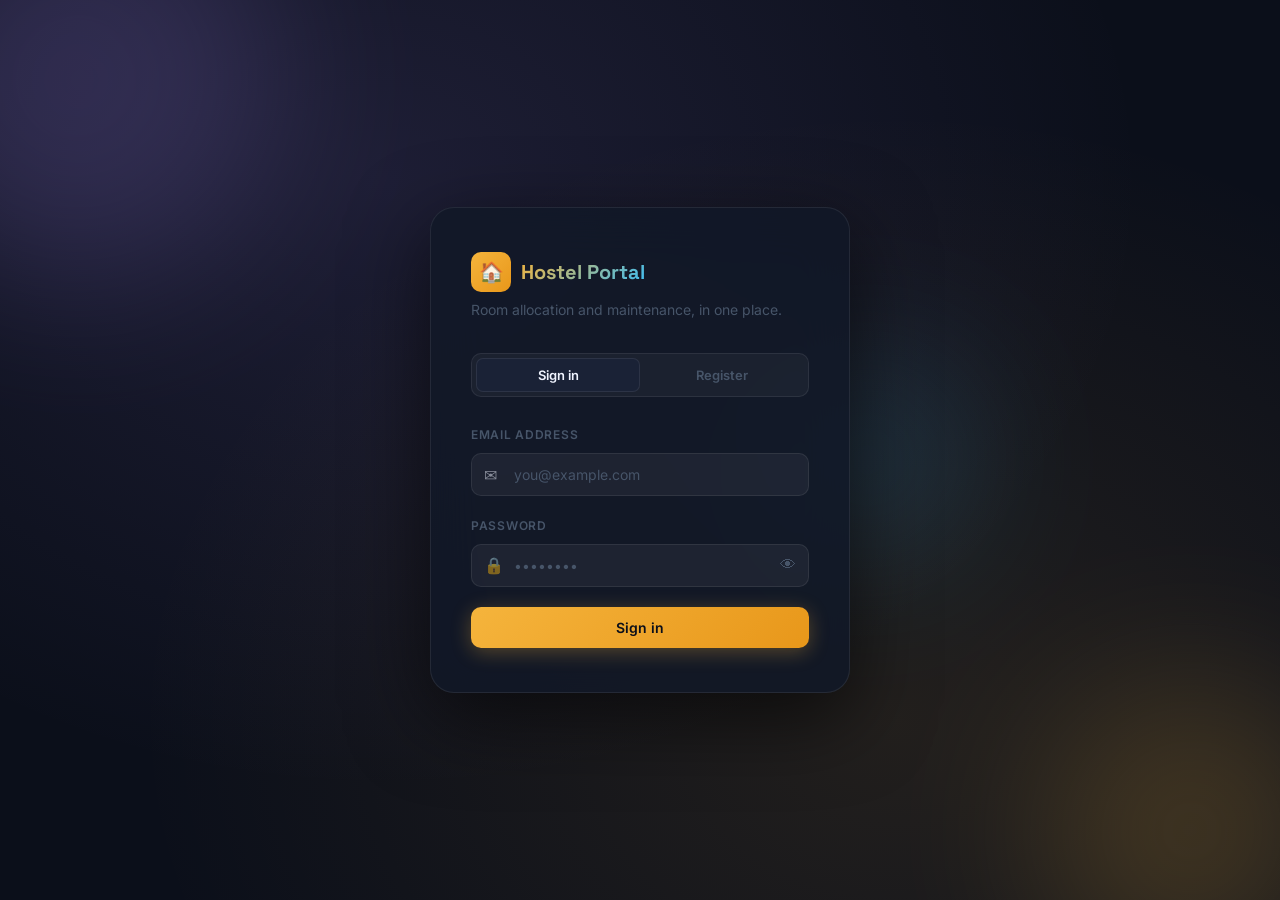
<file: hostel-management-system/frontend/index.html>
<!DOCTYPE html>
<html lang="en">
<head>
<meta charset="UTF-8">
<title>Hostel Portal</title>
</head>
<body>
<script>
  const token = localStorage.getItem('hostel_token');
  window.location.href = token ? 'dashboard.html' : 'login.html';
</script>
</body>
</html>
</file>
<file: hostel-management-system/frontend/css/style.css>
@import url('https://fonts.googleapis.com/css2?family=Inter:wght@300;400;500;600;700;800&family=Space+Grotesk:wght@600;700&display=swap');

/* ─── Design Tokens ─────────────────────────────────────────── */
:root {
  --bg-base:        #0b0f1a;
  --bg-surface:     #111827;
  --bg-elevated:    #1a2236;
  --bg-card:        rgba(255,255,255,0.04);
  --bg-card-hover:  rgba(255,255,255,0.07);

  --border:         rgba(255,255,255,0.08);
  --border-focus:   rgba(99,179,237,0.6);
  --border-gold:    rgba(245,180,60,0.5);

  --gold:           #f5b43c;
  --gold-glow:      rgba(245,180,60,0.18);
  --teal:           #38bdf8;
  --teal-glow:      rgba(56,189,248,0.15);
  --purple:         #a78bfa;
  --purple-glow:    rgba(167,139,250,0.15);

  --success:        #34d399;
  --success-bg:     rgba(52,211,153,0.12);
  --warning:        #fbbf24;
  --warning-bg:     rgba(251,191,36,0.12);
  --danger:         #f87171;
  --danger-bg:      rgba(248,113,113,0.12);
  --info:           #60a5fa;
  --info-bg:        rgba(96,165,250,0.12);

  --text-primary:   #f0f4ff;
  --text-secondary: #94a3b8;
  --text-muted:     #475569;

  --radius-sm:      6px;
  --radius:         10px;
  --radius-lg:      16px;
  --radius-xl:      24px;

  --shadow-card:    0 4px 32px rgba(0,0,0,0.4);
  --shadow-glow-gold: 0 0 24px rgba(245,180,60,0.15);
}

/* ─── Reset ─────────────────────────────────────────────────── */
*, *::before, *::after { box-sizing: border-box; margin: 0; padding: 0; }

html { scroll-behavior: smooth; }

body {
  font-family: 'Inter', -apple-system, sans-serif;
  background: var(--bg-base);
  color: var(--text-primary);
  line-height: 1.65;
  min-height: 100vh;
  -webkit-font-smoothing: antialiased;
}

a { color: inherit; text-decoration: none; }

/* ─── Animated Page Entry ────────────────────────────────────── */
@keyframes fadeSlideIn {
  from { opacity: 0; transform: translateY(14px); }
  to   { opacity: 1; transform: translateY(0); }
}
.page, .auth-shell { animation: fadeSlideIn 0.45s ease both; }

/* ─── Shimmer (skeleton) ─────────────────────────────────────── */
@keyframes shimmer {
  0%   { background-position: -600px 0; }
  100% { background-position:  600px 0; }
}
.skeleton {
  background: linear-gradient(90deg,
    rgba(255,255,255,0.04) 25%,
    rgba(255,255,255,0.10) 50%,
    rgba(255,255,255,0.04) 75%
  );
  background-size: 600px 100%;
  animation: shimmer 1.4s infinite linear;
  border-radius: var(--radius);
}
.skeleton-line {
  height: 14px;
  border-radius: 20px;
  margin-bottom: 10px;
}
.skeleton-line.w-60 { width: 60%; }
.skeleton-line.w-80 { width: 80%; }
.skeleton-line.w-40 { width: 40%; }
.skeleton-box {
  height: 80px;
  border-radius: var(--radius);
  margin-bottom: 12px;
}

/* ─── Top Navigation ─────────────────────────────────────────── */
.topbar {
  background: var(--bg-surface);
  border-bottom: 1px solid var(--border);
  padding: 0 28px;
  display: flex;
  align-items: center;
  justify-content: space-between;
  height: 62px;
  position: sticky;
  top: 0;
  z-index: 50;
  backdrop-filter: blur(12px);
}

.topbar .brand {
  font-family: 'Space Grotesk', sans-serif;
  font-weight: 700;
  font-size: 18px;
  background: linear-gradient(135deg, var(--gold), var(--teal));
  -webkit-background-clip: text;
  -webkit-text-fill-color: transparent;
  background-clip: text;
  letter-spacing: -0.01em;
}

.topbar nav {
  display: flex;
  align-items: center;
  gap: 6px;
}

.topbar nav a {
  color: var(--text-secondary);
  font-size: 14px;
  font-weight: 500;
  padding: 7px 14px;
  border-radius: var(--radius);
  transition: color 0.18s, background 0.18s;
}
.topbar nav a:hover { color: var(--text-primary); background: var(--bg-card); }
.topbar nav a.active {
  color: var(--gold);
  background: var(--gold-glow);
}

.topbar .nav-right {
  display: flex;
  align-items: center;
  gap: 14px;
  margin-left: 12px;
}

.student-badge {
  display: flex;
  align-items: center;
  gap: 8px;
  background: var(--bg-card);
  border: 1px solid var(--border);
  border-radius: 30px;
  padding: 5px 14px 5px 5px;
}
.student-avatar {
  width: 28px; height: 28px;
  border-radius: 50%;
  background: linear-gradient(135deg, var(--gold), var(--purple));
  display: flex; align-items: center; justify-content: center;
  font-size: 12px; font-weight: 700; color: #0b0f1a;
  flex-shrink: 0;
}
.student-name {
  font-size: 13px;
  font-weight: 500;
  color: var(--text-primary);
}

.btn-logout {
  background: transparent;
  border: 1px solid var(--border);
  color: var(--text-secondary);
  font-size: 13px;
  padding: 7px 16px;
  border-radius: var(--radius);
  cursor: pointer;
  font-family: inherit;
  font-weight: 500;
  transition: all 0.18s;
}
.btn-logout:hover {
  border-color: var(--danger);
  color: var(--danger);
  background: var(--danger-bg);
}

/* ─── Page Shell ─────────────────────────────────────────────── */
.page {
  max-width: 820px;
  margin: 0 auto;
  padding: 44px 24px 100px;
}
.page-wide { max-width: 1060px; }

.page-header { margin-bottom: 36px; }

h1 {
  font-family: 'Space Grotesk', sans-serif;
  font-size: 28px;
  font-weight: 700;
  letter-spacing: -0.02em;
  margin-bottom: 6px;
}

.subtitle {
  color: var(--text-secondary);
  font-size: 15px;
}

/* ─── Cards ──────────────────────────────────────────────────── */
.card {
  background: var(--bg-card);
  border: 1px solid var(--border);
  border-radius: var(--radius-lg);
  padding: 26px;
  margin-bottom: 20px;
  backdrop-filter: blur(8px);
  transition: border-color 0.2s, box-shadow 0.2s;
}
.card:hover {
  border-color: rgba(255,255,255,0.13);
  box-shadow: var(--shadow-card);
}

.card-header {
  display: flex;
  align-items: center;
  justify-content: space-between;
  margin-bottom: 20px;
}

.card h2 {
  font-size: 15px;
  font-weight: 600;
  color: var(--text-primary);
  display: flex;
  align-items: center;
  gap: 8px;
}

.card-icon {
  width: 32px; height: 32px;
  border-radius: 8px;
  display: flex; align-items: center; justify-content: center;
  font-size: 16px;
  flex-shrink: 0;
}
.card-icon.gold  { background: var(--gold-glow); }
.card-icon.teal  { background: var(--teal-glow); }
.card-icon.purple{ background: var(--purple-glow); }

/* ─── Stat Chips (Dashboard Hero) ───────────────────────────── */
.stats-row {
  display: flex;
  gap: 14px;
  flex-wrap: wrap;
  margin-bottom: 28px;
}
.stat-chip {
  flex: 1;
  min-width: 160px;
  background: var(--bg-card);
  border: 1px solid var(--border);
  border-radius: var(--radius-lg);
  padding: 18px 20px;
  position: relative;
  overflow: hidden;
  transition: border-color 0.2s, transform 0.2s;
}
.stat-chip:hover { border-color: rgba(255,255,255,0.15); transform: translateY(-2px); }
.stat-chip::before {
  content: '';
  position: absolute;
  top: 0; left: 0; right: 0;
  height: 2px;
  border-radius: 2px 2px 0 0;
}
.stat-chip.gold::before  { background: var(--gold); }
.stat-chip.teal::before  { background: var(--teal); }
.stat-chip.purple::before{ background: var(--purple); }

.stat-label {
  font-size: 11px;
  font-weight: 600;
  text-transform: uppercase;
  letter-spacing: 0.08em;
  color: var(--text-muted);
  margin-bottom: 8px;
}
.stat-value {
  font-family: 'Space Grotesk', sans-serif;
  font-size: 22px;
  font-weight: 700;
  color: var(--text-primary);
}
.stat-sub {
  font-size: 12px;
  color: var(--text-secondary);
  margin-top: 4px;
}

/* ─── Forms ──────────────────────────────────────────────────── */
.field { margin-bottom: 20px; }

.field label {
  display: block;
  font-size: 12px;
  font-weight: 600;
  text-transform: uppercase;
  letter-spacing: 0.06em;
  color: var(--text-muted);
  margin-bottom: 8px;
}

.field input,
.field select,
.field textarea {
  width: 100%;
  padding: 12px 14px;
  background: rgba(255,255,255,0.05);
  border: 1px solid var(--border);
  border-radius: var(--radius);
  font-family: inherit;
  font-size: 14px;
  color: var(--text-primary);
  outline: none;
  transition: border-color 0.2s, box-shadow 0.2s, background 0.2s;
  -webkit-appearance: none;
  appearance: none;
}
.field input::placeholder,
.field textarea::placeholder { color: var(--text-muted); }

.field input:focus,
.field select:focus,
.field textarea:focus {
  border-color: var(--border-focus);
  background: rgba(255,255,255,0.07);
  box-shadow: 0 0 0 3px rgba(99,179,237,0.12);
}

.field select {
  background-image: url("data:image/svg+xml,%3Csvg xmlns='http://www.w3.org/2000/svg' width='16' height='16' viewBox='0 0 24 24' fill='none' stroke='%2394a3b8' stroke-width='2'%3E%3Cpath d='m6 9 6 6 6-6'/%3E%3C/svg%3E");
  background-repeat: no-repeat;
  background-position: right 12px center;
  padding-right: 38px;
}

.field textarea { resize: vertical; min-height: 100px; }

/* Input with icon */
.field-icon-wrap { position: relative; }
.field-icon-wrap input { padding-left: 42px; }
.field-icon-wrap .field-icon {
  position: absolute;
  left: 13px; top: 50%;
  transform: translateY(-50%);
  font-size: 16px;
  pointer-events: none;
  opacity: 0.5;
}
.field-icon-wrap .toggle-pw {
  position: absolute;
  right: 13px; top: 50%;
  transform: translateY(-50%);
  background: none; border: none; cursor: pointer;
  color: var(--text-muted); font-size: 16px;
  transition: color 0.15s;
}
.field-icon-wrap .toggle-pw:hover { color: var(--text-secondary); }

/* ─── Buttons ────────────────────────────────────────────────── */
.btn {
  display: inline-flex;
  align-items: center;
  justify-content: center;
  gap: 8px;
  padding: 12px 24px;
  border-radius: var(--radius);
  font-size: 14px;
  font-weight: 600;
  font-family: inherit;
  border: none;
  cursor: pointer;
  transition: all 0.2s;
  position: relative;
  overflow: hidden;
}
.btn::after {
  content: '';
  position: absolute;
  inset: 0;
  background: rgba(255,255,255,0);
  transition: background 0.15s;
}
.btn:hover::after { background: rgba(255,255,255,0.06); }
.btn:active { transform: scale(0.98); }

.btn-primary {
  background: linear-gradient(135deg, #f5b43c, #e8971a);
  color: #0b0f1a;
  box-shadow: 0 4px 20px rgba(245,180,60,0.3);
}
.btn-primary:hover { box-shadow: 0 6px 28px rgba(245,180,60,0.45); }
.btn-primary:disabled {
  background: var(--bg-elevated);
  color: var(--text-muted);
  box-shadow: none;
  cursor: not-allowed;
}

.btn-secondary {
  background: var(--bg-card);
  border: 1px solid var(--border);
  color: var(--text-primary);
}
.btn-secondary:hover { border-color: rgba(255,255,255,0.2); }

.btn-danger {
  background: var(--danger-bg);
  border: 1px solid rgba(248,113,113,0.3);
  color: var(--danger);
}

.btn-block { width: 100%; }

.btn .spinner {
  width: 16px; height: 16px;
  border: 2px solid rgba(0,0,0,0.2);
  border-top-color: #0b0f1a;
  border-radius: 50%;
  animation: spin 0.7s linear infinite;
  display: none;
}
.btn.loading .spinner { display: block; }
.btn.loading .btn-label { opacity: 0.7; }

@keyframes spin { to { transform: rotate(360deg); } }

/* ─── Badges ─────────────────────────────────────────────────── */
.badge {
  display: inline-flex;
  align-items: center;
  gap: 5px;
  padding: 3px 10px;
  border-radius: 20px;
  font-size: 11px;
  font-weight: 600;
  letter-spacing: 0.03em;
  text-transform: uppercase;
}
.badge::before {
  content: '';
  width: 5px; height: 5px;
  border-radius: 50%;
  background: currentColor;
  opacity: 0.8;
}
.badge-success { background: var(--success-bg); color: var(--success); }
.badge-warning  { background: var(--warning-bg);  color: var(--warning);  }
.badge-danger   { background: var(--danger-bg);   color: var(--danger);   }
.badge-info     { background: var(--info-bg);     color: var(--info);     }
.badge-neutral  { background: rgba(255,255,255,0.06); color: var(--text-secondary); }

/* ─── Error / Info Messages ──────────────────────────────────── */
.error-msg {
  background: var(--danger-bg);
  color: var(--danger);
  border: 1px solid rgba(248,113,113,0.25);
  padding: 12px 16px;
  border-radius: var(--radius);
  font-size: 13px;
  font-weight: 500;
  margin-bottom: 20px;
  display: none;
  align-items: center;
  gap: 8px;
}
.error-msg.show { display: flex; }
.error-msg::before { content: '⚠'; font-size: 14px; }

/* ─── Toast Notifications ────────────────────────────────────── */
#toast-container {
  position: fixed;
  bottom: 28px;
  right: 28px;
  z-index: 1000;
  display: flex;
  flex-direction: column;
  gap: 10px;
  pointer-events: none;
}
.toast {
  background: var(--bg-elevated);
  border: 1px solid var(--border);
  border-radius: var(--radius);
  padding: 14px 18px;
  font-size: 14px;
  font-weight: 500;
  display: flex;
  align-items: center;
  gap: 10px;
  min-width: 260px;
  max-width: 360px;
  box-shadow: var(--shadow-card);
  animation: toastIn 0.3s ease both;
  pointer-events: all;
}
.toast.out { animation: toastOut 0.3s ease both; }
.toast-icon { font-size: 18px; flex-shrink: 0; }
.toast.success { border-color: rgba(52,211,153,0.3); }
.toast.success .toast-icon::before { content: '✓'; color: var(--success); }
.toast.error   { border-color: rgba(248,113,113,0.3); }
.toast.error   .toast-icon::before { content: '✕'; color: var(--danger);  }
.toast.info    { border-color: rgba(96,165,250,0.3); }
.toast.info    .toast-icon::before { content: 'ℹ'; color: var(--info);    }

@keyframes toastIn  { from { opacity:0; transform: translateX(20px); } to { opacity:1; transform: none; } }
@keyframes toastOut { from { opacity:1; transform: none; } to { opacity:0; transform: translateX(20px); } }

/* ─── Auth Page ──────────────────────────────────────────────── */
.auth-shell {
  min-height: 100vh;
  display: flex;
  align-items: center;
  justify-content: center;
  padding: 24px;
  position: relative;
  overflow: hidden;
  background: radial-gradient(ellipse at 30% 20%, rgba(167,139,250,0.12) 0%, transparent 60%),
              radial-gradient(ellipse at 70% 80%, rgba(245,180,60,0.10) 0%, transparent 60%),
              var(--bg-base);
}

/* Animated blobs */
.auth-blob {
  position: absolute;
  border-radius: 50%;
  filter: blur(80px);
  opacity: 0.18;
  animation: blobFloat 8s ease-in-out infinite alternate;
  pointer-events: none;
}
.auth-blob-1 {
  width: 400px; height: 400px;
  background: var(--purple);
  top: -120px; left: -120px;
  animation-duration: 9s;
}
.auth-blob-2 {
  width: 300px; height: 300px;
  background: var(--gold);
  bottom: -80px; right: -60px;
  animation-duration: 11s;
  animation-delay: -3s;
}
.auth-blob-3 {
  width: 200px; height: 200px;
  background: var(--teal);
  top: 40%; left: 60%;
  animation-duration: 7s;
  animation-delay: -6s;
}

@keyframes blobFloat {
  0%   { transform: translate(0, 0) scale(1); }
  50%  { transform: translate(30px, -20px) scale(1.08); }
  100% { transform: translate(-20px, 30px) scale(0.95); }
}

.auth-card {
  background: rgba(17,24,39,0.85);
  border: 1px solid var(--border);
  border-radius: var(--radius-xl);
  padding: 44px 40px;
  width: 100%;
  max-width: 420px;
  backdrop-filter: blur(24px);
  box-shadow: 0 24px 80px rgba(0,0,0,0.6);
  position: relative;
  z-index: 1;
}

.auth-logo {
  display: flex;
  align-items: center;
  gap: 10px;
  margin-bottom: 6px;
}

.auth-logo-icon {
  width: 40px; height: 40px;
  border-radius: 10px;
  background: linear-gradient(135deg, var(--gold), #e8971a);
  display: flex; align-items: center; justify-content: center;
  font-size: 20px;
}

.auth-brand {
  font-family: 'Space Grotesk', sans-serif;
  font-weight: 700;
  font-size: 20px;
  background: linear-gradient(135deg, var(--gold), var(--teal));
  -webkit-background-clip: text;
  -webkit-text-fill-color: transparent;
  background-clip: text;
}

.auth-tagline {
  color: var(--text-muted);
  font-size: 14px;
  margin-bottom: 32px;
}

.auth-toggle {
  display: flex;
  background: rgba(255,255,255,0.04);
  border: 1px solid var(--border);
  border-radius: var(--radius);
  padding: 4px;
  margin-bottom: 28px;
  position: relative;
}

.auth-toggle button {
  flex: 1;
  background: none;
  border: none;
  padding: 9px 0;
  font-family: inherit;
  font-size: 13px;
  font-weight: 600;
  color: var(--text-muted);
  cursor: pointer;
  border-radius: 7px;
  transition: color 0.2s;
  position: relative;
  z-index: 1;
}
.auth-toggle button.active { color: var(--text-primary); }
.auth-toggle-slider {
  position: absolute;
  top: 4px; bottom: 4px;
  width: calc(50% - 4px);
  background: var(--bg-elevated);
  border-radius: 7px;
  border: 1px solid var(--border);
  transition: left 0.22s cubic-bezier(0.4,0,0.2,1);
  left: 4px;
}
.auth-toggle.on-register .auth-toggle-slider { left: calc(50%); }

/* ─── Room Grid ──────────────────────────────────────────────── */
.room-grid {
  display: grid;
  grid-template-columns: repeat(auto-fill, minmax(200px, 1fr));
  gap: 14px;
}

.room-card {
  background: var(--bg-card);
  border: 1px solid var(--border);
  border-radius: var(--radius);
  padding: 18px;
  transition: border-color 0.2s, transform 0.2s, box-shadow 0.2s;
  cursor: default;
}
.room-card:hover {
  border-color: rgba(255,255,255,0.15);
  transform: translateY(-2px);
  box-shadow: 0 8px 24px rgba(0,0,0,0.3);
}

.room-number {
  font-family: 'Space Grotesk', sans-serif;
  font-weight: 700;
  font-size: 18px;
  margin-bottom: 4px;
}

.room-meta {
  color: var(--text-secondary);
  font-size: 12px;
  margin-bottom: 2px;
}

.room-bar-wrap { margin-top: 12px; }
.room-bar-label {
  display: flex;
  justify-content: space-between;
  font-size: 11px;
  color: var(--text-muted);
  margin-bottom: 5px;
}
.room-bar {
  height: 4px;
  border-radius: 4px;
  background: rgba(255,255,255,0.08);
  overflow: hidden;
}
.room-bar-fill {
  height: 100%;
  border-radius: 4px;
  transition: width 0.6s ease;
}
.fill-low  { background: var(--success); }
.fill-mid  { background: var(--warning); }
.fill-high { background: var(--danger);  }

/* ─── Current Allocation Card ────────────────────────────────── */
.alloc-card {
  display: flex;
  align-items: flex-start;
  gap: 18px;
  padding: 20px;
  background: linear-gradient(135deg, rgba(245,180,60,0.08), rgba(245,180,60,0.03));
  border: 1px solid var(--border-gold);
  border-radius: var(--radius);
}
.alloc-icon {
  width: 48px; height: 48px;
  border-radius: 12px;
  background: var(--gold-glow);
  border: 1px solid var(--border-gold);
  display: flex; align-items: center; justify-content: center;
  font-size: 24px;
  flex-shrink: 0;
}
.alloc-detail-label {
  font-size: 11px;
  font-weight: 600;
  text-transform: uppercase;
  letter-spacing: 0.06em;
  color: var(--text-muted);
  margin-bottom: 4px;
}
.alloc-room-number {
  font-family: 'Space Grotesk', sans-serif;
  font-size: 26px;
  font-weight: 700;
  color: var(--gold);
  line-height: 1;
  margin-bottom: 6px;
}
.alloc-meta {
  font-size: 13px;
  color: var(--text-secondary);
}

/* ─── Complaint Timeline ─────────────────────────────────────── */
.complaint-timeline { display: flex; flex-direction: column; gap: 12px; }

.complaint-item {
  display: flex;
  gap: 0;
  position: relative;
}

.complaint-line {
  width: 4px;
  border-radius: 4px;
  flex-shrink: 0;
  margin-right: 16px;
}
.complaint-line.open     { background: var(--warning); }
.complaint-line.progress { background: var(--info); }
.complaint-line.resolved { background: var(--success); }

.complaint-body {
  flex: 1;
  background: var(--bg-card);
  border: 1px solid var(--border);
  border-radius: var(--radius);
  padding: 16px 18px;
  transition: border-color 0.2s;
}
.complaint-body:hover { border-color: rgba(255,255,255,0.13); }

.complaint-top {
  display: flex;
  justify-content: space-between;
  align-items: flex-start;
  margin-bottom: 8px;
  gap: 12px;
}

.complaint-category {
  font-weight: 600;
  font-size: 14px;
  display: flex;
  align-items: center;
  gap: 6px;
}

.complaint-desc {
  color: var(--text-secondary);
  font-size: 14px;
  line-height: 1.5;
  margin-bottom: 10px;
}

.complaint-footer {
  display: flex;
  align-items: center;
  justify-content: space-between;
  font-size: 12px;
  color: var(--text-muted);
}

/* ─── Empty / Loading States ─────────────────────────────────── */
.empty-state {
  text-align: center;
  padding: 48px 24px;
  color: var(--text-muted);
}
.empty-icon {
  font-size: 40px;
  margin-bottom: 12px;
  opacity: 0.5;
}
.empty-state p { font-size: 14px; line-height: 1.6; }

.loading-spinner-wrap {
  display: flex;
  justify-content: center;
  padding: 40px;
}
.loading-spinner {
  width: 32px; height: 32px;
  border: 3px solid rgba(255,255,255,0.08);
  border-top-color: var(--gold);
  border-radius: 50%;
  animation: spin 0.8s linear infinite;
}

/* ─── Quick-link Chip ────────────────────────────────────────── */
.quick-link {
  display: inline-flex;
  align-items: center;
  gap: 6px;
  font-size: 13px;
  font-weight: 600;
  color: var(--teal);
  padding: 6px 14px;
  background: var(--teal-glow);
  border: 1px solid rgba(56,189,248,0.2);
  border-radius: 30px;
  transition: all 0.18s;
  text-decoration: none;
}
.quick-link:hover {
  background: rgba(56,189,248,0.2);
  border-color: rgba(56,189,248,0.4);
  transform: translateX(2px);
}

/* ─── Admin Panel ────────────────────────────────────────────── */
.admin-tabs {
  display: flex;
  gap: 4px;
  background: var(--bg-card);
  border: 1px solid var(--border);
  border-radius: var(--radius);
  padding: 4px;
  margin-bottom: 24px;
  flex-wrap: wrap;
}
.admin-tab-btn {
  flex: 1;
  min-width: 120px;
  background: none;
  border: none;
  padding: 9px 16px;
  font-family: inherit;
  font-size: 13px;
  font-weight: 600;
  color: var(--text-muted);
  cursor: pointer;
  border-radius: 7px;
  transition: all 0.18s;
}
.admin-tab-btn:hover { color: var(--text-primary); background: rgba(255,255,255,0.04); }
.admin-tab-btn.active { background: var(--bg-elevated); color: var(--text-primary); }
.admin-tab-panel { display: none; }
.admin-tab-panel.active { display: block; }

.data-table { width: 100%; border-collapse: collapse; font-size: 14px; }
.data-table th {
  text-align: left;
  padding: 10px 14px;
  font-size: 11px;
  font-weight: 600;
  text-transform: uppercase;
  letter-spacing: 0.06em;
  color: var(--text-muted);
  border-bottom: 1px solid var(--border);
}
.data-table td {
  padding: 12px 14px;
  border-bottom: 1px solid rgba(255,255,255,0.04);
  color: var(--text-secondary);
}
.data-table tr:last-child td { border-bottom: none; }
.data-table tr:hover td { background: rgba(255,255,255,0.02); color: var(--text-primary); }

.action-btn {
  background: var(--bg-card);
  border: 1px solid var(--border);
  color: var(--text-secondary);
  font-size: 12px;
  font-weight: 600;
  padding: 5px 12px;
  border-radius: var(--radius-sm);
  cursor: pointer;
  font-family: inherit;
  transition: all 0.15s;
}
.action-btn:hover { border-color: var(--gold); color: var(--gold); background: var(--gold-glow); }
.action-btn.danger:hover { border-color: var(--danger); color: var(--danger); background: var(--danger-bg); }

/* ─── Divider ────────────────────────────────────────────────── */
.divider {
  border: none;
  border-top: 1px solid var(--border);
  margin: 24px 0;
}

/* ─── Responsive ─────────────────────────────────────────────── */
@media (max-width: 640px) {
  .topbar { padding: 0 16px; height: 56px; }
  .topbar nav a { padding: 6px 10px; font-size: 13px; }
  .student-badge { display: none; }
  .page { padding: 28px 16px 80px; }
  h1 { font-size: 22px; }
  .auth-card { padding: 32px 24px; }
  .stats-row { gap: 10px; }
  .stat-chip { min-width: 140px; }
  #toast-container { bottom: 16px; right: 16px; left: 16px; }
  .toast { min-width: unset; }
  .admin-tabs { flex-direction: column; }
}
</file>
